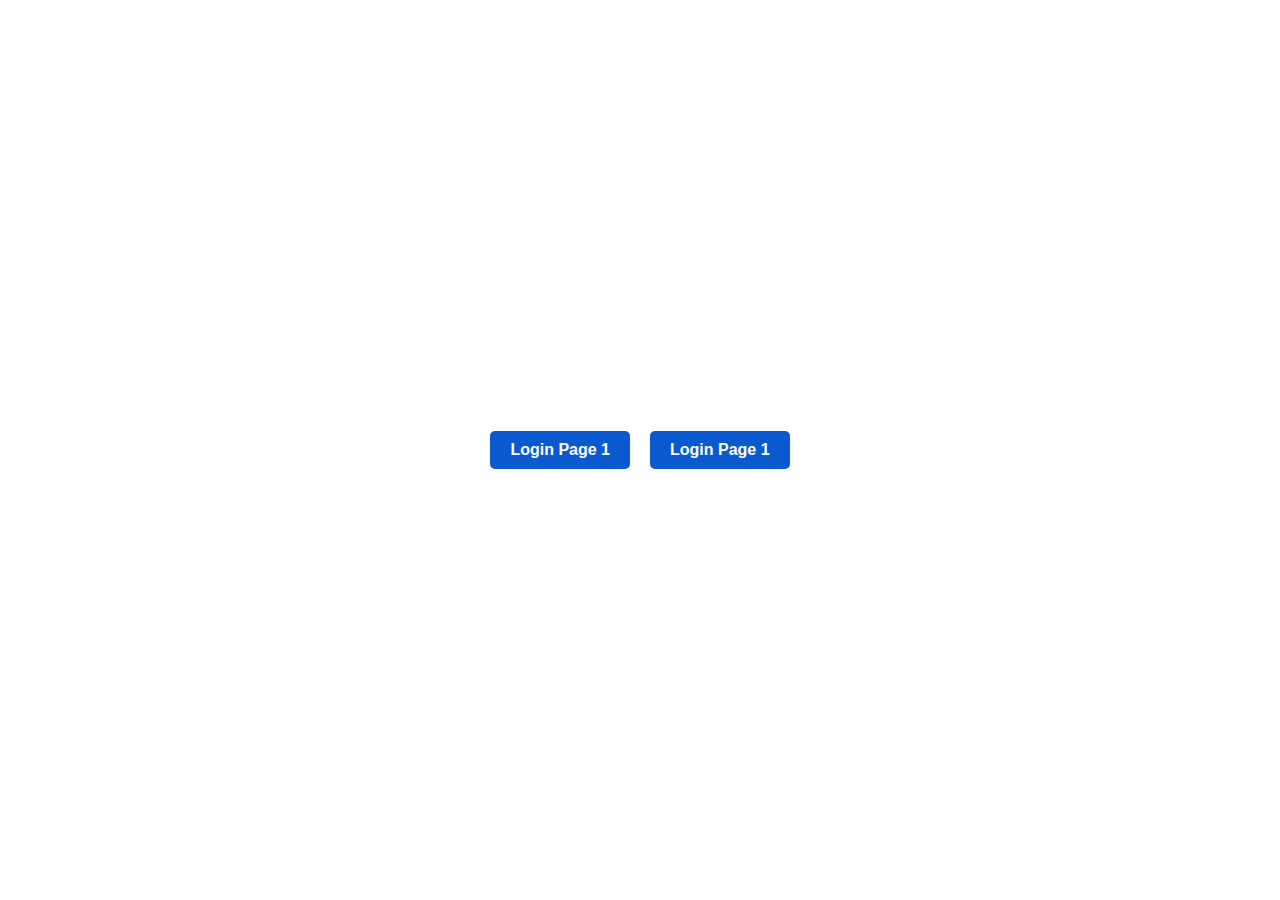
<file: index.html>
<!DOCTYPE html>
<html lang="en">
<head>
    <meta charset="UTF-8">
    <meta name="viewport" content="width=device-width, initial-scale=1.0">
    <title>Home Page</title>

    <link rel="stylesheet" href="./index.css"/>
</head>
<body>

    <div class="button-container">
        <a href="./Login_1.html"><button class="button">Login Page 1</button></a>
        <a href="./Login_2.html"><button class="button">Login Page 1</button></a>
    </div>
    
</body>
</html>
</file>
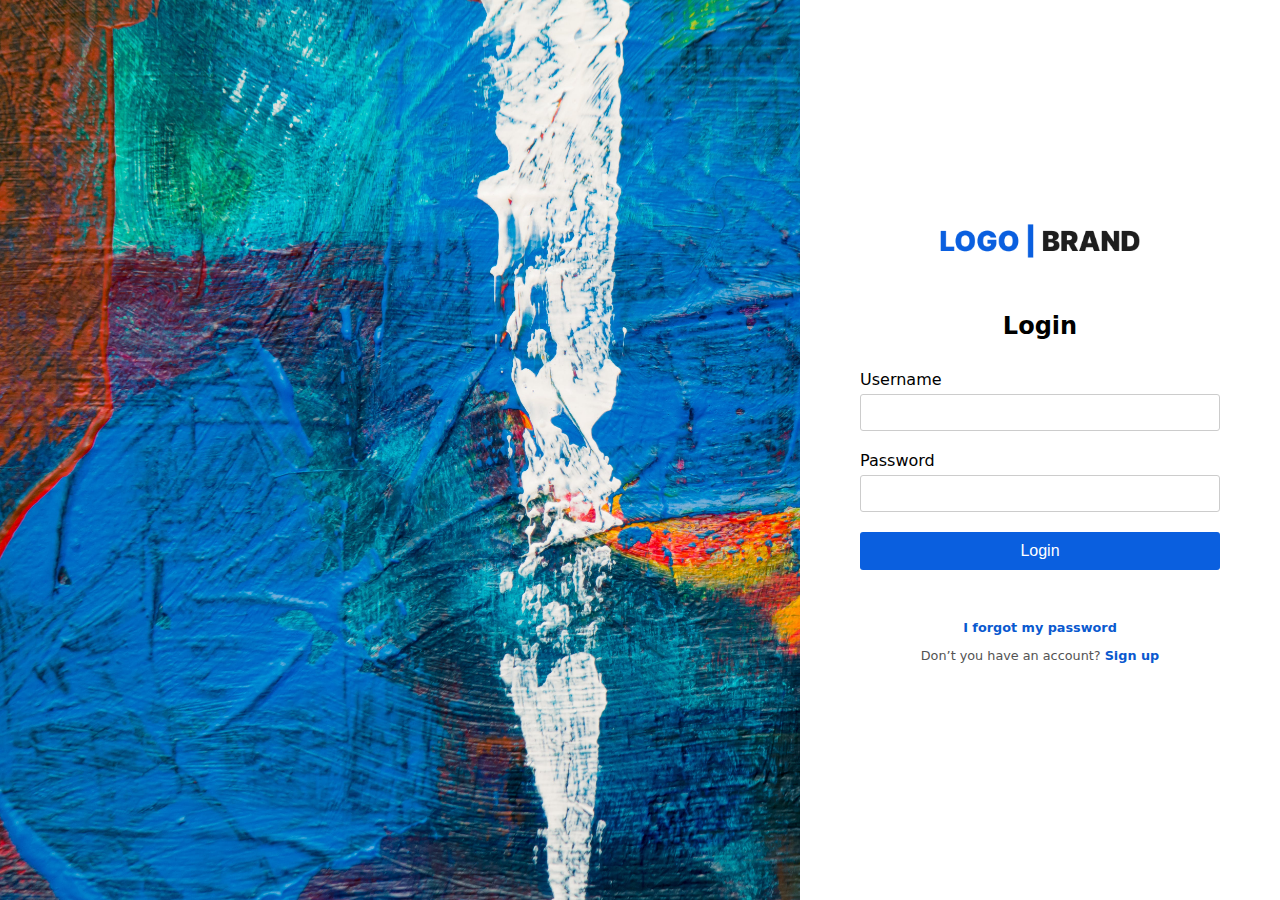
<file: Login_1.html>
<!DOCTYPE html>
<html lang="en">
<head>

    <meta charset="UTF-8">
    <meta name="viewport" content="width=device-width, initial-scale=1.0">

    <title>Login Page 1</title>
    <link rel="stylesheet" href="./Login_1.css"/>

</head>
<body>

    <div class="backgroundImageContainer">
        <img src="./images/background1.jpg" alt=""/>
    </div>

    <div class="login-container">

        <div class="mainContainer">

            <div class="logoContainer">
                <img src="./logos/LOGO_BARND.png"/>
            </div>

            <div class="formDiv">
                <h2>Login</h2>
                <form>
                    <div class="form-group">
                        <label for="username">Username</label>
                        <input type="text" id="username" name="username" required/>
                    </div>
                    <div class="form-group">
                        <label for="password">Password</label>
                        <input type="password" id="password" name="password" required/>
                    </div>
                    <button type="submit">Login</button>
                </form>
            </div>

            <div class="signUp">
                <a href="/"><p><span>I forgot my password</span></p></a>
                <p>Don’t you have an account? <a href="/"><span>Sign up</span></a></p>
            </div>
        </div>

    </div>

</body>
</html>
</file>
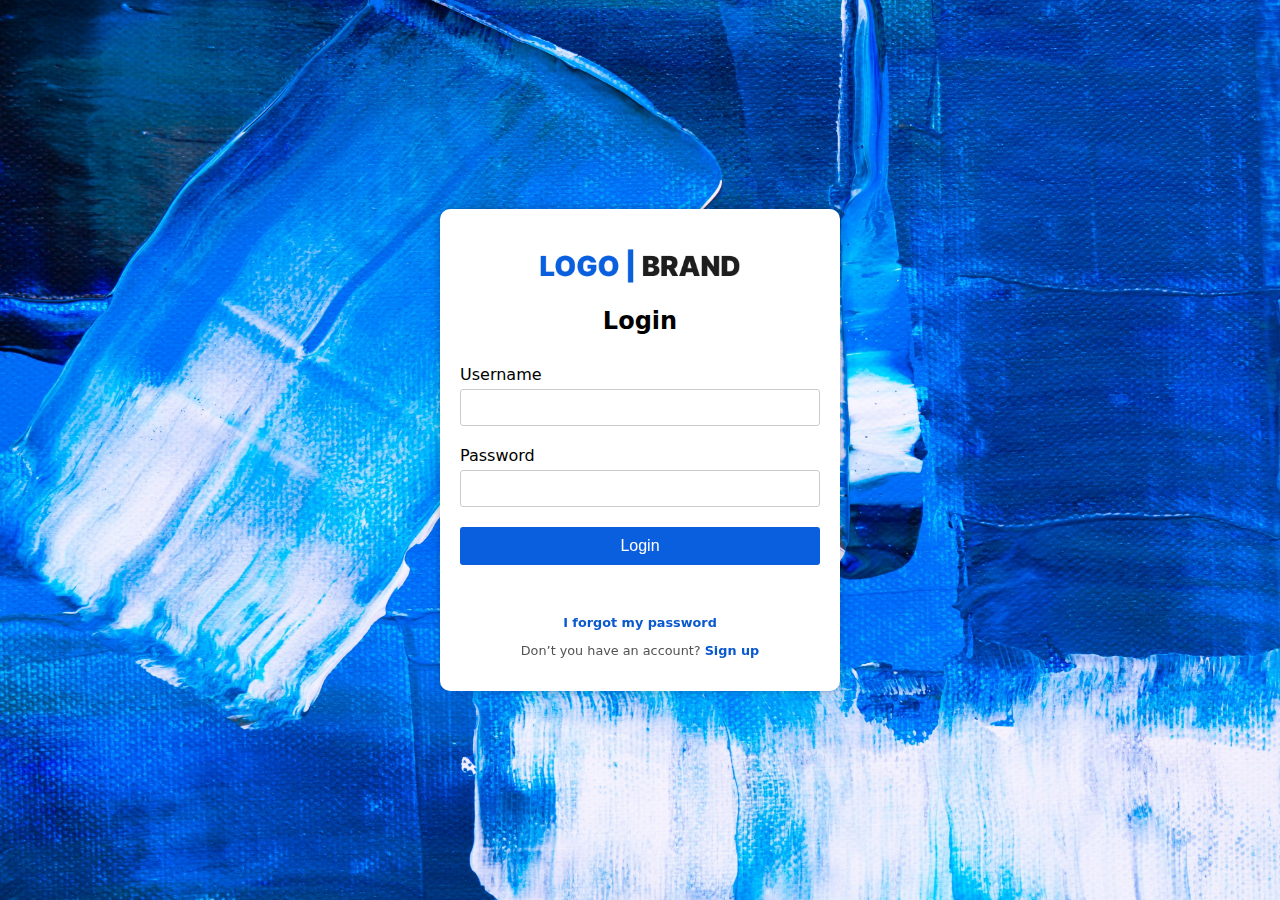
<file: Login_2.html>
<!DOCTYPE html>
<html lang="en">
<head>

    <meta charset="UTF-8">
    <meta name="viewport" content="width=device-width, initial-scale=1.0">

    <title>Login Page 2</title>
    <link rel="stylesheet" href="./Login_2.css"/>

</head>
<body>

    <div class="backgroundImageContainer">
        <img src="./images/background2.jpg" alt=""/>
    </div>

    <div class="login-container">

        <div class="mainContainer">

            <div class="logoContainer">
                <img src="./logos/LOGO_BARND.png"/>
            </div>

            <div class="formDiv">
                <h2>Login</h2>
                <form>
                    <div class="form-group">
                        <label for="username">Username</label>
                        <input type="text" id="username" name="username" required/>
                    </div>
                    <div class="form-group">
                        <label for="password">Password</label>
                        <input type="password" id="password" name="password" required/>
                    </div>
                    <button type="submit">Login</button>
                </form>
            </div>

            <div class="signUp">
                <a href="/"><p><span>I forgot my password</span></p></a>
                <p>Don’t you have an account? <a href="/"><span>Sign up</span></a></p>
            </div>
        </div>

    </div>

</body>
</html>
</file>
<file: index.css>
body {
    margin: 0;
    padding: 0;
    display: flex;
    justify-content: center;
    align-items: center;
    height: 100vh;
}

.button-container {
    display: flex;
}

.button {
    margin: 0 10px; /* Adjust margin as needed */
    padding: 10px 20px; /* Padding inside the button */
    font-size: 16px; /* Font size */
    font-weight: bold; /* Font weight */
    color: #ffffff; /* Text color */
    background-color: #0a59cf; /* Button background color */
    border: none; /* Remove button border */
    border-radius: 5px; /* Rounded corners */
    cursor: pointer; /* Cursor on hover */
    transition: background-color 0.3s ease; /* Smooth transition for background color */
}

.button:hover {
    background-color: #0952be; /* Darker background color on hover */
}
</file>
<file: Login_1.css>
body {
    font-family: system-ui, -apple-system, BlinkMacSystemFont, 'Segoe UI', Roboto, Oxygen, Ubuntu, Cantarell, 'Open Sans', 'Helvetica Neue', sans-serif;
    margin: 0;
    padding: 0;
    background-image: url(./images/background1.jpg);
    background-size: cover;
    background-repeat: no-repeat;
}

a{
    text-decoration: none;
}

.backgroundImageContainer{
    background-color: none;
    width: 100%;
    height: 100vh;
    position: fixed;
    z-index: -1;
}

.backgroundImageContainer img{
    object-fit: cover;
    width: 100%;
    height: 100vh;
}

.login-container {
    background-color: #ffffff;
    width: 400px;
    height: 100vh;
    position: fixed;
    display: flex;
    justify-content: center;
    align-items: center;
    right: 0;
    padding: 0px 40px;
}

.mainContainer{
    background-color: #ffffff;
    padding: 20px;
    width: 100%;
}

.logoContainer{
    background-color: none;
    width: fit-content;
    margin-right: auto;
    margin-left: auto;
    margin-bottom: 50px;
}

.logoContainer img{
    width: 200px;
}

.formDiv{
    background-color: rgb(255, 255, 255);
    /* box-shadow: 0px 0px 10px rgba(0, 0, 0, 0.1); */
    width: 100%;
    /* padding: 20px; */
}

.formDiv form{
    background-color: none;
    width: 100%;
}

h2 {
    text-align: center;
    margin: 0px 0px 30px 0px;
}

.form-group {
    margin-bottom: 20px;
}

label {
    display: block;
    margin-bottom: 5px;
    font-weight: normal;
}

.form-group input {
    width: 100%;
    box-sizing: border-box;
    padding: 10px;
    border: 1px solid #ccc;
    border-radius: 3px;
}

button[type="submit"] {
    width: 100%;
    padding: 10px;
    background-color: #0a5fdf;
    color: white;
    border: none;
    border-radius: 3px;
    cursor: pointer;
    font-size: 16px;
    transition: background-color 0.3s;
}

button[type="submit"]:hover {
    background-color: #0a59cf;
}

.signUp{
    background-color: none;
    text-align: center;
    width: 100%;
    margin-right: 0%;
    margin-left: 0%;
    margin-top: 50px;
}

.signUp p{
    font-size: 0.8rem;
    /* font-weight: 600; */
    color: #535353;
}

.signUp span{
    color: #0a59cf;
    font-weight: 600;
}
</file>
<file: Login_2.css>
body {
    font-family: system-ui, -apple-system, BlinkMacSystemFont, 'Segoe UI', Roboto, Oxygen, Ubuntu, Cantarell, 'Open Sans', 'Helvetica Neue', sans-serif;
    margin: 0;
    padding: 0;
}

a{
    text-decoration: none;
}

.backgroundImageContainer{
    background-color: none;
    width: 100%;
    height: 100vh;
    position: fixed;
    z-index: -1;
}

.backgroundImageContainer img{
    object-fit: cover;
    width: 100%;
    height: 100vh;
    z-index: -1;
}

.login-container {
    background-color: none;
    width: 400px;
    height: 100vh;
    margin-left: auto;
    margin-right: auto;
    display: flex;
    justify-content: center;
    align-items: center;
    padding: 0px 40px;
}

.mainContainer{
    background-color: #ffffff;
    padding: 20px;
    width: 100%;
    border-radius: 10px;
    box-shadow: 0px 0px 10px rgba(0, 0, 0, 0.253);
}

.logoContainer{
    background-color: none;
    width: fit-content;
    margin-right: auto;
    margin-left: auto;
    margin-bottom: 20px;
    margin-top: 20px;
}

.logoContainer img{
    width: 200px;
}

.formDiv{
    background-color: rgb(255, 255, 255);
    /* box-shadow: 0px 0px 10px rgba(0, 0, 0, 0.1); */
    width: 100%;
    /* padding: 20px; */
}

.formDiv form{
    background-color: none;
    width: 100%;
}

h2 {
    text-align: center;
    margin: 0px 0px 30px 0px;
}

.form-group {
    margin-bottom: 20px;
}

label {
    display: block;
    margin-bottom: 5px;
    font-weight: normal;
}

.form-group input {
    width: 100%;
    box-sizing: border-box;
    padding: 10px;
    border: 1px solid #ccc;
    border-radius: 3px;
}

button[type="submit"] {
    width: 100%;
    padding: 10px;
    background-color: #0a5fdf;
    color: white;
    border: none;
    border-radius: 3px;
    cursor: pointer;
    font-size: 16px;
    transition: background-color 0.3s;
}

button[type="submit"]:hover {
    background-color: #0a59cf;
}

.signUp{
    background-color: none;
    text-align: center;
    width: 100%;
    margin-top: 50px;
}

.signUp p{
    font-size: 0.8rem;
    /* font-weight: 600; */
    color: #535353;
}

.signUp span{
    color: #0a59cf;
    font-weight: 600;
}




/* 480 width screen css */
@media (max-width: 480px){

    .login-container {
        background-color: none;
        width: 300px;
        padding: 0;
    }

}
</file>
